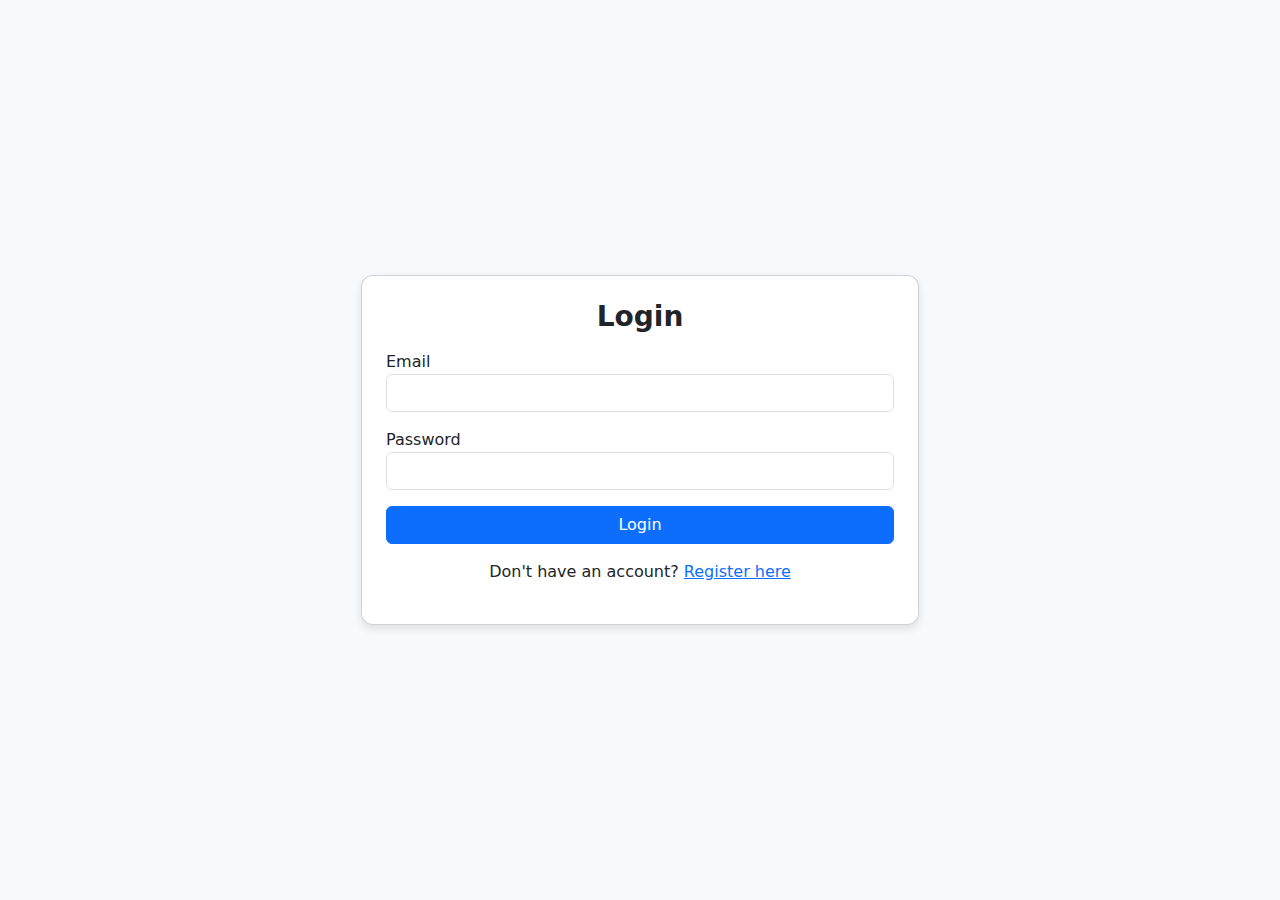
<file: TimesheetAppFrontend/index.html>
<!DOCTYPE html>
<html lang="en">
<head>
  <meta charset="UTF-8">
  <meta name="viewport" content="width=device-width, initial-scale=1">
  <title>Timesheet App</title>
  <link href="https://cdn.jsdelivr.net/npm/bootstrap@5.3.3/dist/css/bootstrap.min.css" rel="stylesheet">
  <link rel="stylesheet" href="style.css">
</head>
<body>
  <div class="container d-flex justify-content-center align-items-center vh-100">
    <div class="card p-4 col-md-6">

      <!-- LOGIN SECTION -->
      <div id="loginSection">
        <h3 class="text-center mb-3">Login</h3>
        <form id="loginForm">
          <div class="mb-3">
            <label>Email</label>
            <input type="email" class="form-control" id="loginEmail" required>
          </div>
          <div class="mb-3">
            <label>Password</label>
            <input type="password" class="form-control" id="loginPassword" required>
          </div>
          <button type="submit" class="btn btn-primary w-100">Login</button>
        </form>
        <p id="loginError" class="text-danger mt-2 hidden"></p>
        <p class="mt-3 text-center">Don't have an account? 
          <a href="#" id="showRegisterBtn">Register here</a>
        </p>
      </div>

      <!-- REGISTER SECTION -->
      <div id="registerSection" class="hidden">
        <h3 class="text-center mb-3">Register</h3>
        <form id="registerForm">
          <div class="mb-3">
            <label>First Name</label>
            <input type="text" class="form-control" id="registerFirstName" required>
          </div>
          <div class="mb-3">
            <label>Last Name</label>
            <input type="text" class="form-control" id="registerLastName" required>
          </div>
          <div class="mb-3">
            <label>Email</label>
            <input type="email" class="form-control" id="registerEmail" required>
          </div>
          <div class="mb-3">
            <label>Password</label>
            <input type="password" class="form-control" id="registerPassword" required>
          </div>
          <button type="submit" class="btn btn-success w-100">Register</button>
        </form>
        <p id="registerError" class="text-danger mt-2 hidden"></p>
        <p class="mt-3 text-center">Already have an account? 
          <a href="#" id="showLoginBtn">Login here</a>
        </p>
      </div>

      <!-- TIMESHEET SECTION -->
      <div id="timesheetSection" class="hidden">
        <div class="d-flex justify-content-between align-items-center mb-3">
          <h4 id="welcomeMessage"></h4>
          <button id="logoutBtn" class="btn btn-sm btn-outline-danger">Logout</button>
        </div>

        <form id="timesheetForm" class="mb-3">
          <input type="hidden" id="timesheetId">
          <div class="mb-2">
            <label>Date</label>
            <input type="date" class="form-control" id="timesheetDate" required>
          </div>
          <div class="mb-2">
            <label>Hours Worked</label>
            <input type="number" class="form-control" id="hoursWorked" required>
          </div>
          <div class="mb-2">
            <label>Description</label>
            <input type="text" class="form-control" id="description" required>
          </div>
          <div class="d-flex gap-2">
            <button type="submit" class="btn btn-primary flex-fill">Save</button>
            <button type="button" id="cancelEditBtn" class="btn btn-secondary flex-fill hidden">Cancel</button>
          </div>
        </form>

        <table class="table table-bordered">
          <thead>
            <tr>
              <th>Date</th>
              <th>Hours</th>
              <th>Description</th>
              <th>Action</th>
            </tr>
          </thead>
          <tbody id="timesheetList"></tbody>
        </table>
      </div>

    </div>
  </div>

  <script src="script.js"></script>
</body>
</html>
</file>
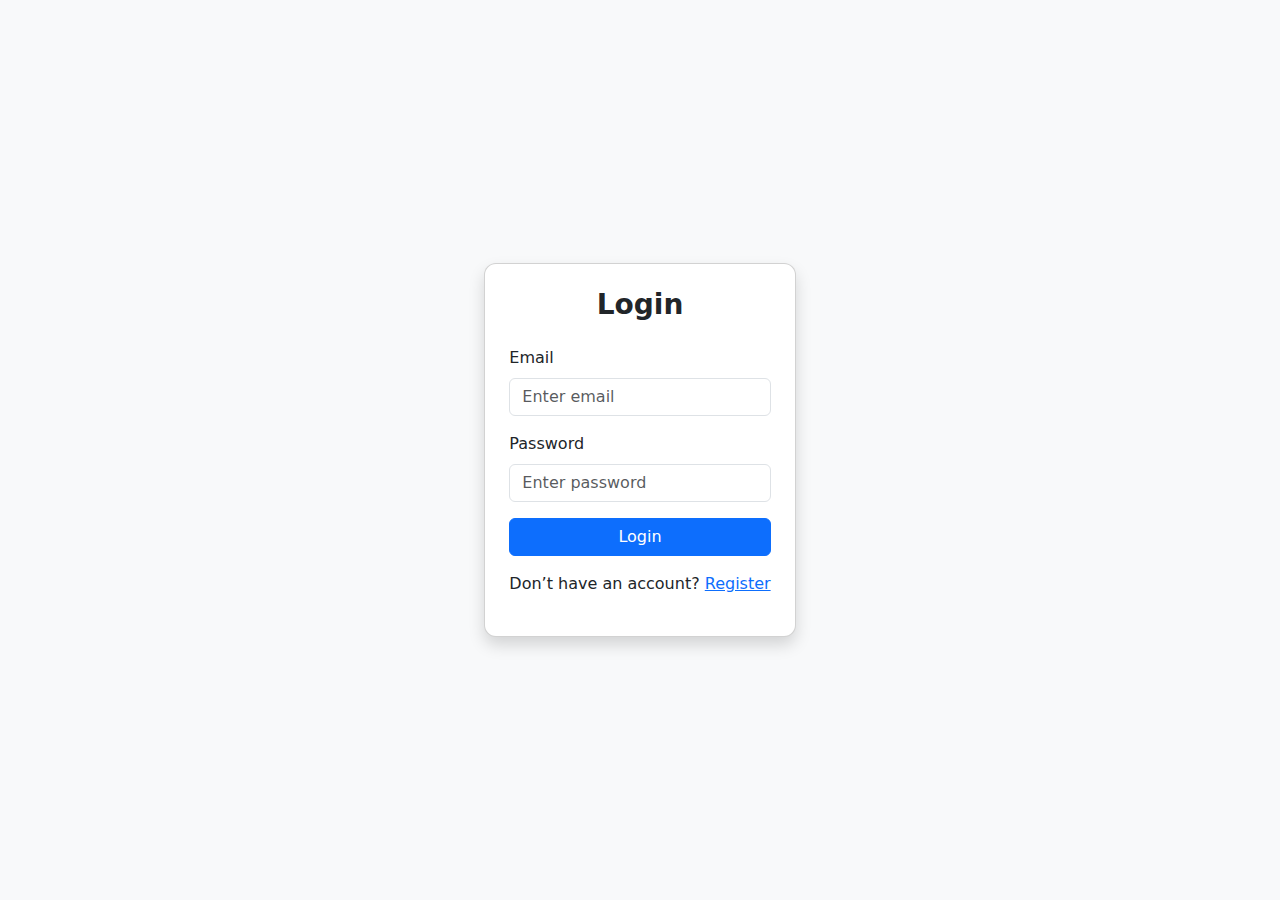
<file: TimesheetAppFrontend/Login.html>
<!DOCTYPE html>
<html>
<head>
  <title>Login</title>
  <link href="https://cdn.jsdelivr.net/npm/bootstrap@5.3.0/dist/css/bootstrap.min.css" rel="stylesheet">
  <link rel="stylesheet" href="style.css">
</head>
<body>
  <div class="d-flex justify-content-center align-items-center min-vh-100">
    <div class="card shadow p-4 form-card">
      <h3 class="text-center mb-4">Login</h3>
      
      <div class="mb-3">
        <label class="form-label">Email</label>
        <input type="email" id="email" class="form-control" placeholder="Enter email">
      </div>
      <div class="mb-3">
        <label class="form-label">Password</label>
        <input type="password" id="password" class="form-control" placeholder="Enter password">
      </div>

      <button onclick="login()" class="btn btn-primary w-100">Login</button>
      <p class="mt-3 text-center">Don’t have an account? <a href="register.html">Register</a></p>
    </div>
  </div>

  <script src="script.js"></script>
</body>
</html>
</file>
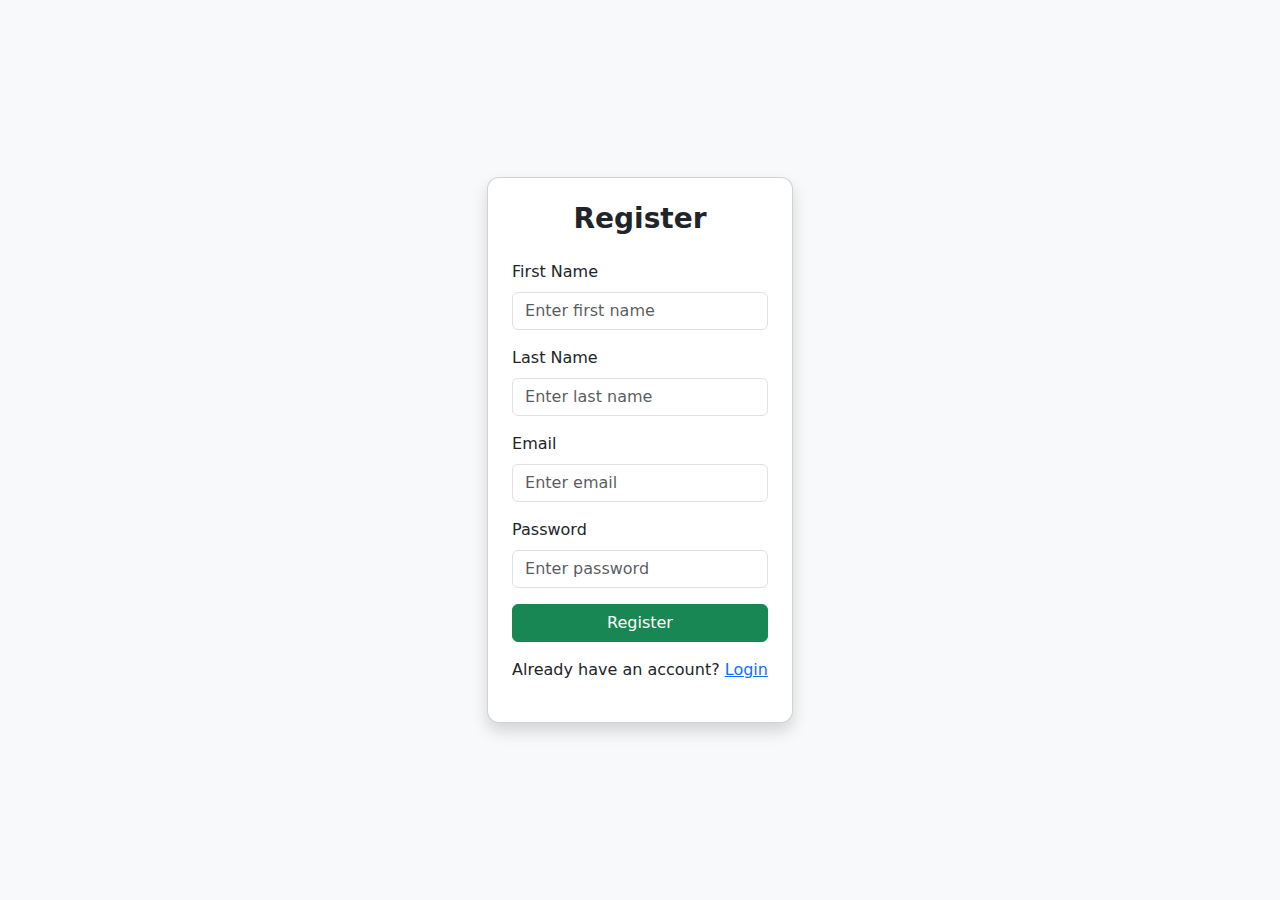
<file: TimesheetAppFrontend/register.html>
<!DOCTYPE html>
<html>
<head>
  <title>Register</title>
  <link href="https://cdn.jsdelivr.net/npm/bootstrap@5.3.0/dist/css/bootstrap.min.css" rel="stylesheet">
  <link rel="stylesheet" href="style.css">
</head>
<body>
  <div class="d-flex justify-content-center align-items-center min-vh-100">
    <div class="card shadow p-4 form-card">
      <h3 class="text-center mb-4">Register</h3>
      
      <div class="mb-3">
        <label class="form-label">First Name</label>
        <input type="text" id="firstName" class="form-control" placeholder="Enter first name">
      </div>
      <div class="mb-3">
        <label class="form-label">Last Name</label>
        <input type="text" id="lastName" class="form-control" placeholder="Enter last name">
      </div>
      <div class="mb-3">
        <label class="form-label">Email</label>
        <input type="email" id="email" class="form-control" placeholder="Enter email">
      </div>
      <div class="mb-3">
        <label class="form-label">Password</label>
        <input type="password" id="password" class="form-control" placeholder="Enter password">
      </div>

      <button onclick="register()" class="btn btn-success w-100">Register</button>
      <p class="mt-3 text-center">Already have an account? <a href="login.html">Login</a></p>
    </div>
  </div>

  <script src="script.js"></script>
</body>
</html>
</file>
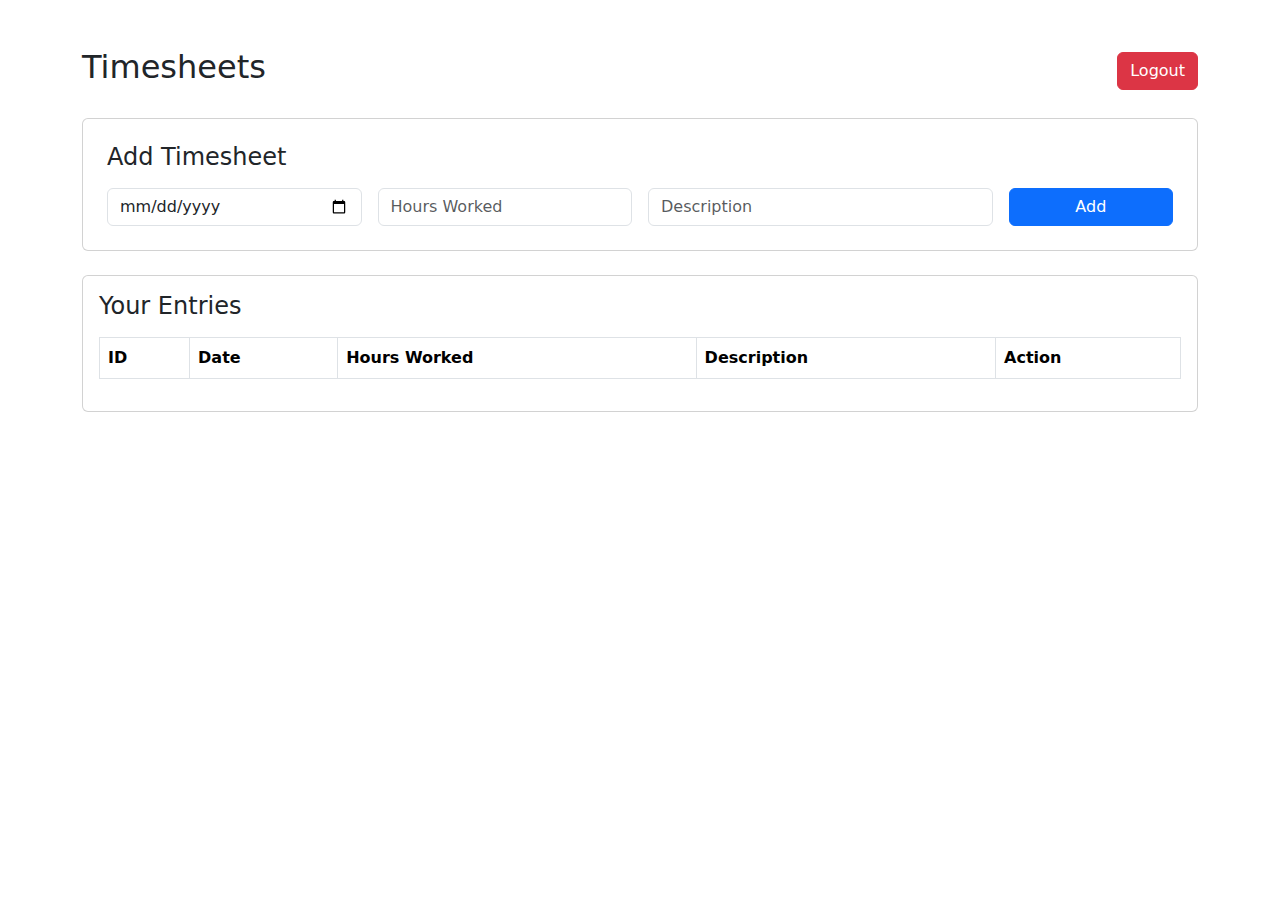
<file: TimesheetAppFrontend/timesheets.html>
<!DOCTYPE html>
<html lang="en">
<head>
  <meta charset="UTF-8">
  <meta name="viewport" content="width=device-width, initial-scale=1.0">
  <title>Timesheets</title>
  <link href="https://cdn.jsdelivr.net/npm/bootstrap@5.3.0/dist/css/bootstrap.min.css" rel="stylesheet">

</head>
<body class="container py-5">

  <!-- Header -->
  <div class="d-flex justify-content-between align-items-center mb-4">
    <h2>Timesheets</h2>
    <button class="btn btn-danger" onclick="logout()">Logout</button>
  </div>

  <!-- Add Timesheet Form -->
  <div class="card p-4 mb-4">
    <h4 class="mb-3">Add Timesheet</h4>
    <div class="row g-3">
      <div class="col-md-3">
        <input type="date" id="date" class="form-control" required>
      </div>
      <div class="col-md-3">
        <input type="number" id="hoursWorked" placeholder="Hours Worked" class="form-control" required>
      </div>
      <div class="col-md-4">
        <input type="text" id="description" placeholder="Description" class="form-control" required>
      </div>
      <div class="col-md-2">
        <button onclick="addTimesheet()" class="btn btn-primary w-100">Add</button>
      </div>
    </div>
  </div>

  <!-- Timesheet Table -->
  <div class="card p-3">
    <h4 class="mb-3">Your Entries</h4>
    <div class="table-responsive">
      <table class="table table-bordered align-middle">
        <thead>
          <tr>
            <th>ID</th>
            <th>Date</th>
            <th>Hours Worked</th>
            <th>Description</th>
            <th>Action</th>
          </tr>
        </thead>
        <tbody id="timesheetTable">
        </tbody>
      </table>
    </div>
  </div>

  <script src="script.js"></script>
</body>
</html>
</file>
<file: TimesheetAppFrontend/style.css>
body {
  background: #f8f9fa;
}

.card {
  border-radius: 12px;
  box-shadow: 0px 4px 10px rgba(0,0,0,0.1);
}
.hidden {
  display: none;
}

h3, h4 {
  font-weight: 600;
}
</file>
